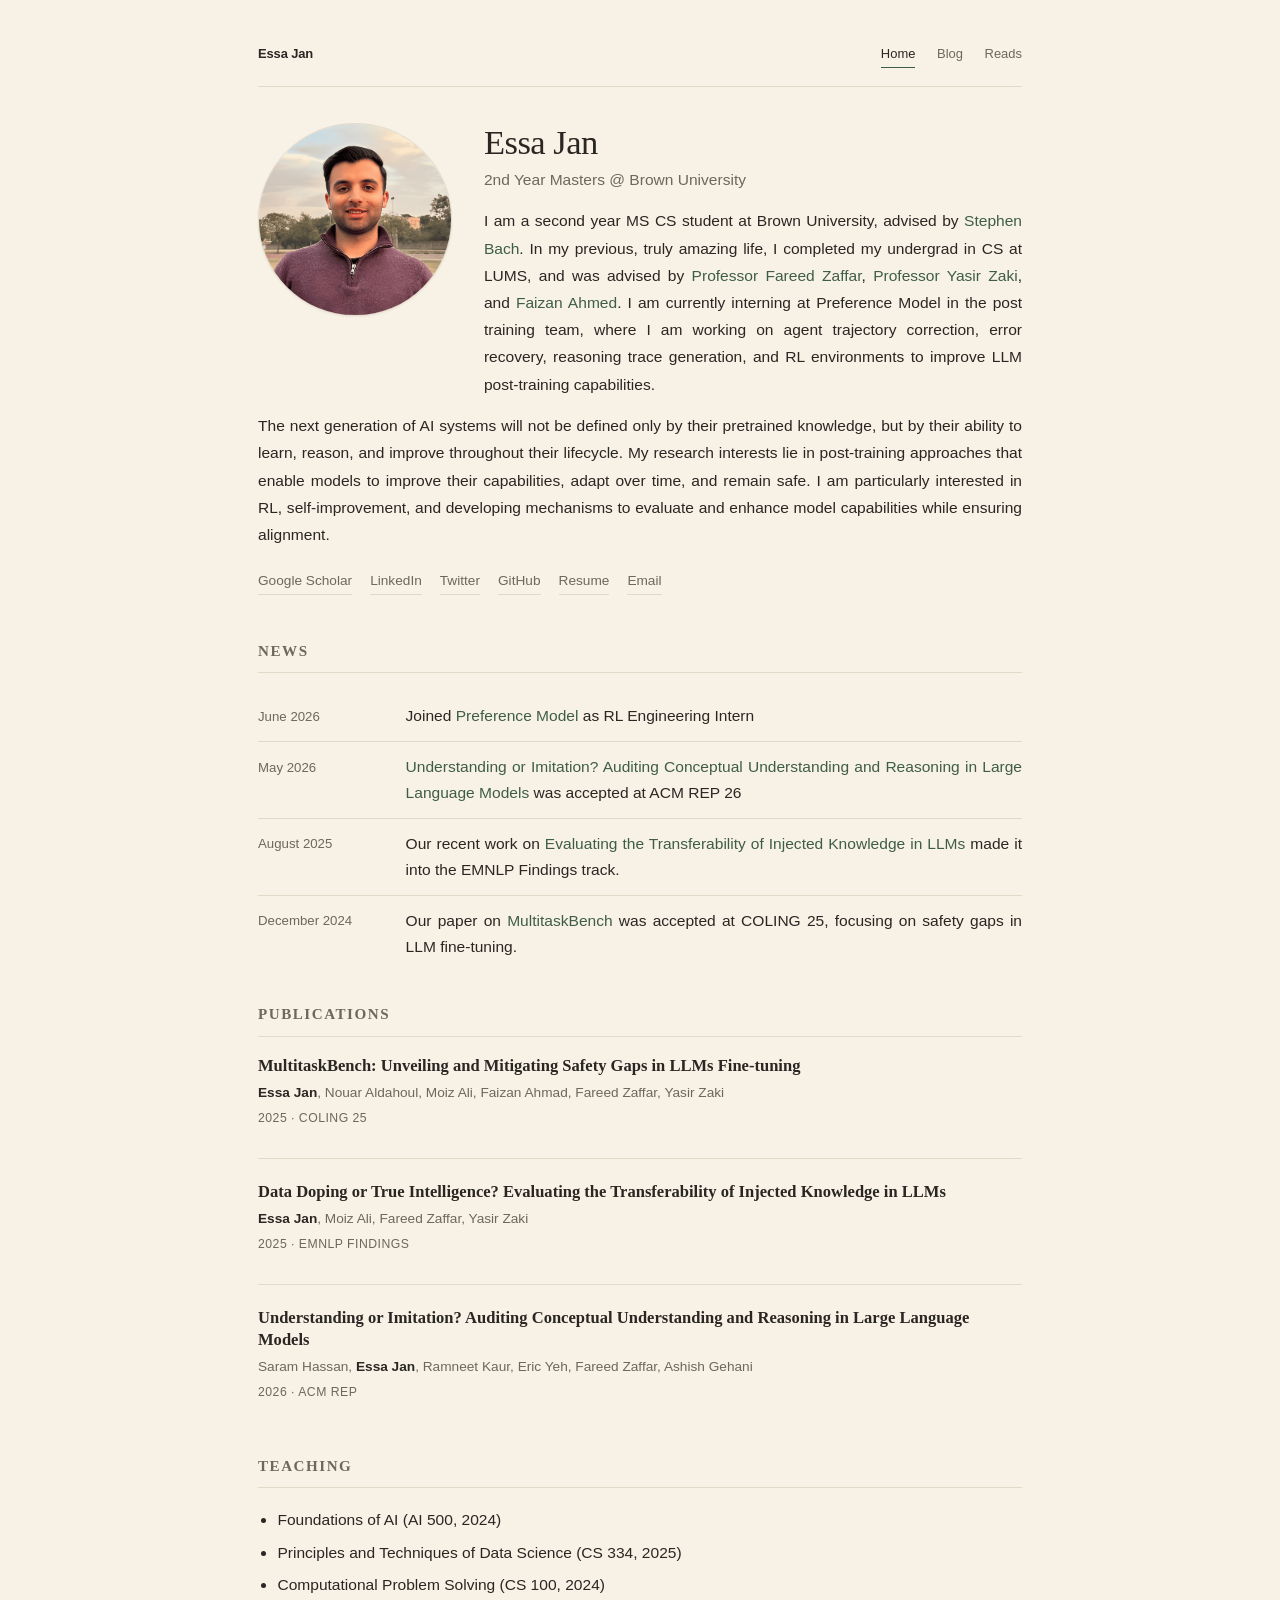
<file: index.html>
<!doctype html>
<html lang="en">
  <head>
    <meta charset="UTF-8" />
    <meta name="viewport" content="width=device-width, initial-scale=1.0" />
    <meta
      name="description"
      content="Essa Jan — MS CS student at Brown University working on post-training, RL, and safe self-improvement for language models."
    />
    <link
      rel="icon"
      type="image/png"
      sizes="32x32"
      href="assets/img/bear.png"
    />
    <link rel="stylesheet" href="assets/css/main.css" />
    <title>Essa Jan</title>
  </head>
  <body>
    <div class="container">
      <nav class="site-nav">
        <a href="index.html" class="brand">Essa Jan</a>
        <a href="index.html" aria-current="page">Home</a>
        <a href="blog.html">Blog</a>
        <a href="reads.html">Reads</a>
      </nav>

      <header class="header-wrapper">
        <div class="header-top">
          <img
            src="assets/img/essa.png"
            alt="Portrait of Essa Jan"
            class="profile-image"
          />
          <div class="header-content">
            <h1 class="name">Essa Jan</h1>
            <p class="title">2nd Year Masters @ Brown University</p>
            <p class="bio">
              I am a second year MS CS student at Brown University, advised by
              <a href="https://cs.brown.edu/people/sbach/">Stephen Bach</a>. In
              my previous, truly amazing life, I completed my undergrad in CS at
              LUMS, and was advised by
              <a href="https://lums.edu.pk/lums_employee/422"
                >Professor Fareed Zaffar</a
              >, <a href="https://yasirzaki.net/">Professor Yasir Zaki</a>, and
              <a
                href="https://scholar.google.com/citations?user=pY62A9UAAAAJ&hl=en"
                >Faizan Ahmed</a
              >. I am currently interning at Preference Model in the post
              training team, where I am working on agent trajectory correction,
              error recovery, reasoning trace generation, and RL environments to
              improve LLM post-training capabilities.
            </p>
          </div>
        </div>

        <p class="bio-research">
          The next generation of AI systems will not be defined only by their
          pretrained knowledge, but by their ability to learn, reason, and
          improve throughout their lifecycle. My research interests lie in
          post-training approaches that enable models to improve their
          capabilities, adapt over time, and remain safe. I am particularly
          interested in RL, self-improvement, and developing mechanisms to
          evaluate and enhance model capabilities while ensuring alignment.
        </p>

        <div class="social-links">
          <a href="https://scholar.google.com/citations?user=PcJjTtEAAAAJ&hl=en"
            >Google Scholar</a
          >
          <a href="https://www.linkedin.com/in/essa-jan">LinkedIn</a>
          <a href="https://x.com/essacheez">Twitter</a>
          <a href="https://github.com/essacheez">GitHub</a>
          <a href="">Resume</a>
          <a href="mailto:essa_jan@brown.edu">Email</a>
        </div>
      </header>

      <section class="section">
        <h2 class="section-title">News</h2>

        <div class="news-item">
          <div class="news-date">June 2026</div>
          <div class="news-content">
            Joined
            <a href="https://www.preferencemodel.com">Preference Model</a>
            as RL Engineering Intern
          </div>
        </div>

        <div class="news-item">
          <div class="news-date">May 2026</div>
          <div class="news-content">
            <a
              href="https://www.csl.sri.com/users/gehani/papers/REP-2026.Potemkin.pdf"
              >Understanding or Imitation? Auditing Conceptual Understanding and
              Reasoning in Large Language Models</a
            >
            was accepted at ACM REP 26
          </div>
        </div>

        <div class="news-item">
          <div class="news-date">August 2025</div>
          <div class="news-content">
            Our recent work on
            <a href="https://arxiv.org/pdf/2505.17140?"
              >Evaluating the Transferability of Injected Knowledge in LLMs</a
            >
            made it into the EMNLP Findings track.
          </div>
        </div>

        <div class="news-item">
          <div class="news-date">December 2024</div>
          <div class="news-content">
            Our paper on
            <a href="https://aclanthology.org/2025.coling-main.606.pdf"
              >MultitaskBench</a
            >
            was accepted at COLING 25, focusing on safety gaps in LLM
            fine-tuning.
          </div>
        </div>
      </section>

      <section class="section">
        <h2 class="section-title">Publications</h2>
        <div class="item-list">
          <article class="item">
            <h3 class="item-title">
              <a href="https://aclanthology.org/2025.coling-main.606.pdf">
                MultitaskBench: Unveiling and Mitigating Safety Gaps in LLMs
                Fine-tuning
              </a>
            </h3>
            <p class="contributors">
              <strong>Essa Jan</strong>, Nouar Aldahoul, Moiz Ali, Faizan Ahmad,
              Fareed Zaffar, Yasir Zaki
            </p>
            <p class="item-meta">2025 · COLING 25</p>
            <p class="item-description">
              Investigated how fine-tuning on downstream tasks affects the
              safety guardrails of large language models. We develop a
              comprehensive benchmark to evaluate safety degradation and the
              robustness of different safety solutions across multiple task
              domains.
            </p>
          </article>

          <article class="item">
            <h3 class="item-title">
              <a href="https://arxiv.org/pdf/2505.17140?">
                Data Doping or True Intelligence? Evaluating the Transferability
                of Injected Knowledge in LLMs
              </a>
            </h3>
            <p class="contributors">
              <strong>Essa Jan</strong>, Moiz Ali, Fareed Zaffar, Yasir Zaki
            </p>
            <p class="item-meta">2025 · EMNLP Findings</p>
            <p class="item-description">
              We evaluate how LLMs internalize and transfer knowledge injected
              during fine-tuning through surface-level and deep comprehension
              tasks. Our study explores whether model size and task demands
              impact the depth and generalizability of learned knowledge.
            </p>
          </article>

          <article class="item">
            <h3 class="item-title">
              <a
                href="https://www.csl.sri.com/users/gehani/papers/REP-2026.Potemkin.pdf"
              >
                Understanding or Imitation? Auditing Conceptual Understanding
                and Reasoning in Large Language Models
              </a>
            </h3>
            <p class="contributors">
              Saram Hassan, <strong>Essa Jan</strong>, Ramneet Kaur, Eric Yeh,
              Fareed Zaffar, Ashish Gehani
            </p>
            <p class="item-meta">2026 · ACM REP</p>
            <p class="item-description">
              We reproduced and extended the "Potemkin Understanding in LLMs"
              paper, which claims that current benchmarks do not correctly
              evaluate LLM understanding and conceptual representation. We reran
              both evaluation techniques mentioned in the paper and extended
              them to smaller, reasoning, and quantized models. The directional
              claims hold, but reported scores are unstable, varying up to 31%
              across identical runs. Reasoning models reduce incoherence
              sharply, suggesting these failures depend on the inference regime,
              not the model class.
            </p>
          </article>
        </div>
      </section>

      <section class="section">
        <h2 class="section-title">Teaching</h2>
        <ul class="plain-list">
          <li>Foundations of AI (AI 500, 2024)</li>
          <li>Principles and Techniques of Data Science (CS 334, 2025)</li>
          <li>Computational Problem Solving (CS 100, 2024)</li>
        </ul>
      </section>
    </div>
  </body>
</html>
</file>
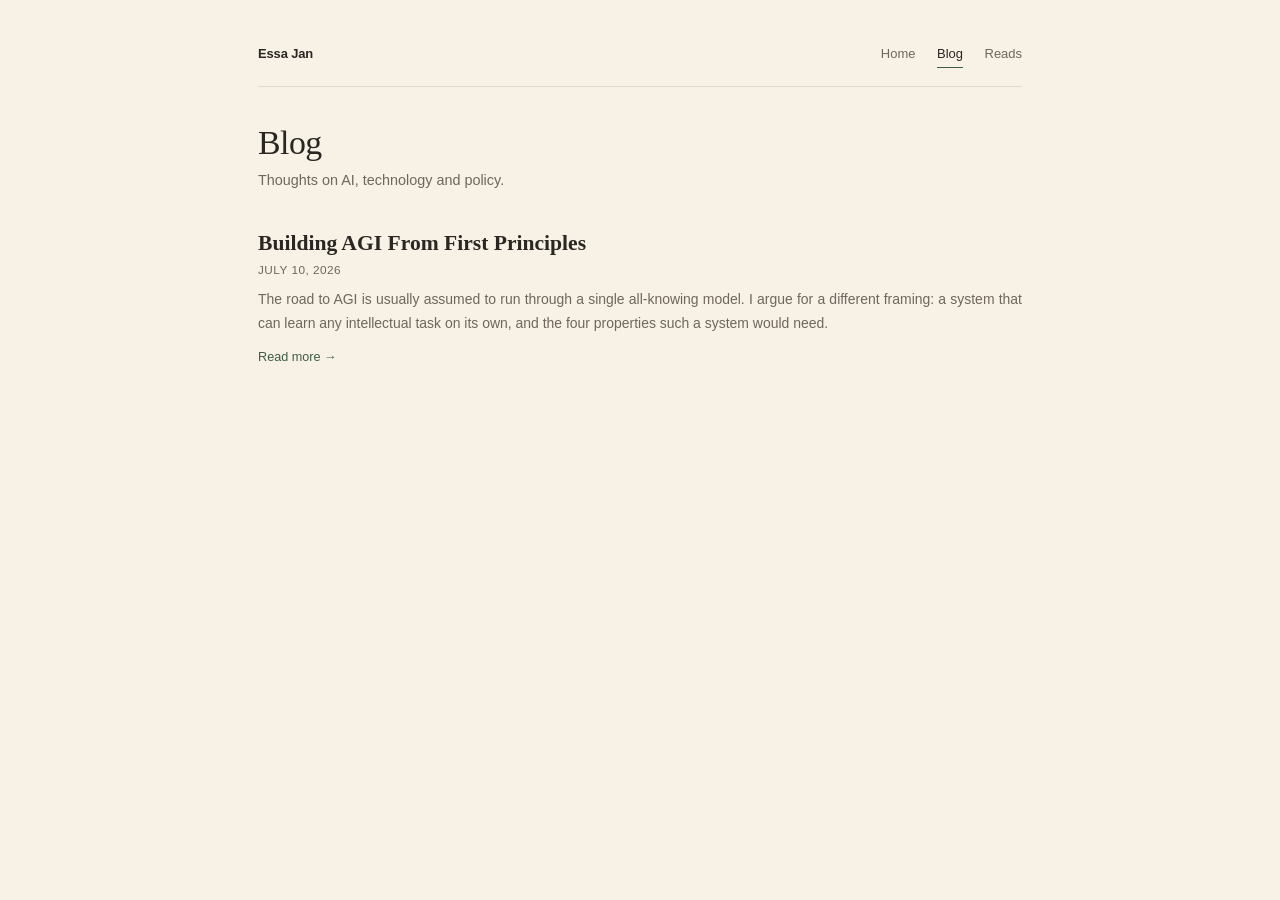
<file: blog.html>
<!doctype html>
<html lang="en">
  <head>
    <meta charset="UTF-8" />
    <meta name="viewport" content="width=device-width, initial-scale=1.0" />
    <meta
      name="description"
      content="Essa Jan — writing on AI, research and policy."
    />
    <link
      rel="icon"
      type="image/png"
      sizes="32x32"
      href="assets/img/bear.png"
    />
    <link rel="stylesheet" href="assets/css/main.css" />
    <title>Essa Jan</title>
  </head>
  <body>
    <div class="container">
      <nav class="site-nav">
        <a href="index.html" class="brand">Essa Jan</a>
        <a href="index.html">Home</a>
        <a href="blog.html" aria-current="page">Blog</a>
        <a href="reads.html">Reads</a>
      </nav>

      <header class="page-header">
        <h1>Blog</h1>
        <p class="tagline">Thoughts on AI, technology and policy.</p>
      </header>

      <main id="post-list">
        <p class="empty-state">Loading posts…</p>
      </main>
    </div>

    <script src="assets/js/site.js"></script>
  </body>
</html>
</file>
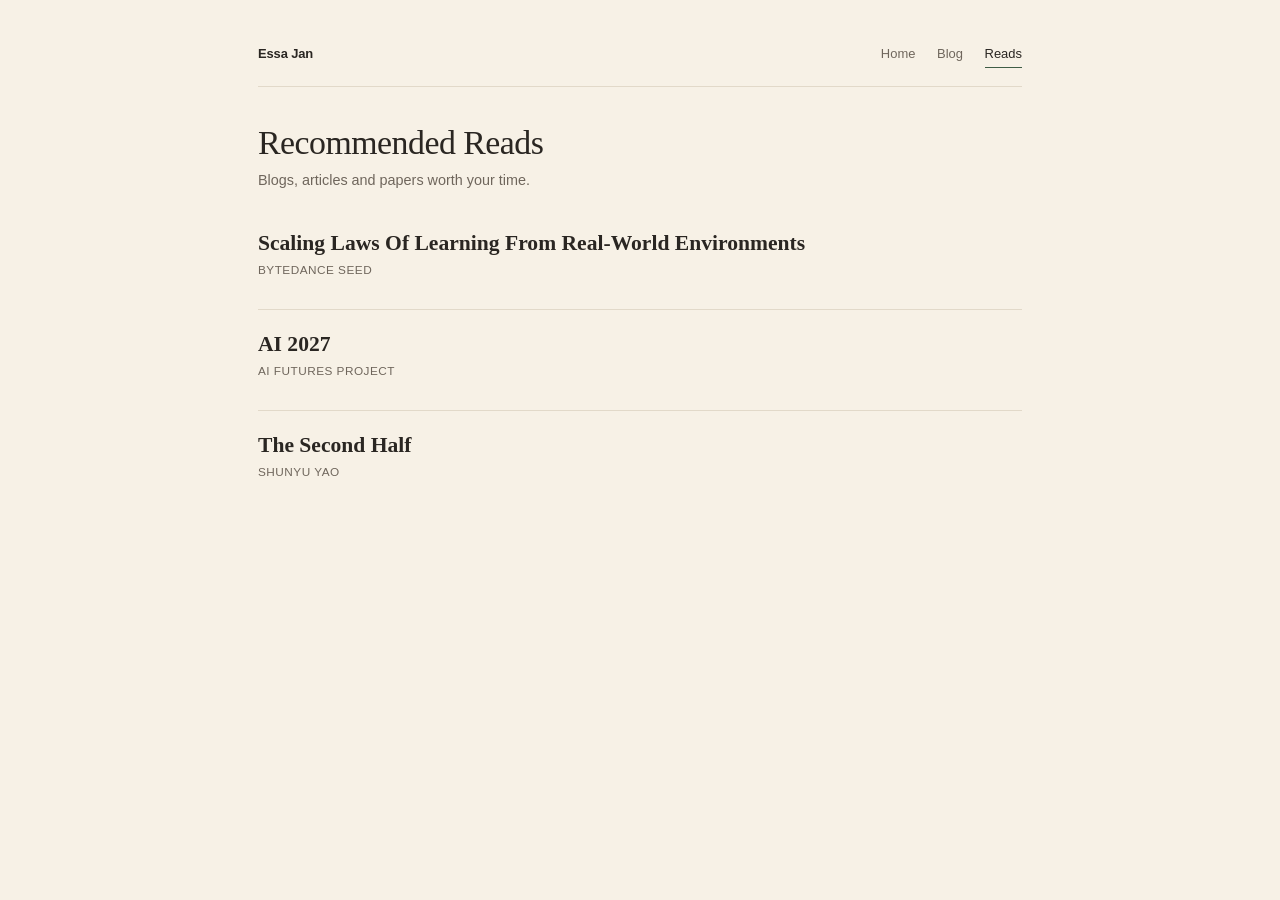
<file: reads.html>
<!doctype html>
<html lang="en">
  <head>
    <meta charset="UTF-8" />
    <meta name="viewport" content="width=device-width, initial-scale=1.0" />
    <meta
      name="description"
      content="Blogs, articles and papers Essa Jan recommends."
    />
    <link
      rel="icon"
      type="image/png"
      sizes="32x32"
      href="assets/img/bear.png"
    />
    <link rel="stylesheet" href="assets/css/main.css" />
    <title>Essa Jan</title>
  </head>
  <body>
    <div class="container">
      <nav class="site-nav">
        <a href="index.html" class="brand">Essa Jan</a>
        <a href="index.html">Home</a>
        <a href="blog.html">Blog</a>
        <a href="reads.html" aria-current="page">Reads</a>
      </nav>

      <header class="page-header">
        <h1>Recommended Reads</h1>
        <p class="tagline">Blogs, articles and papers worth your time.</p>
      </header>

      <main id="reads-list">
        <p class="empty-state">Loading…</p>
      </main>
    </div>

    <script src="assets/js/site.js"></script>
  </body>
</html>
</file>
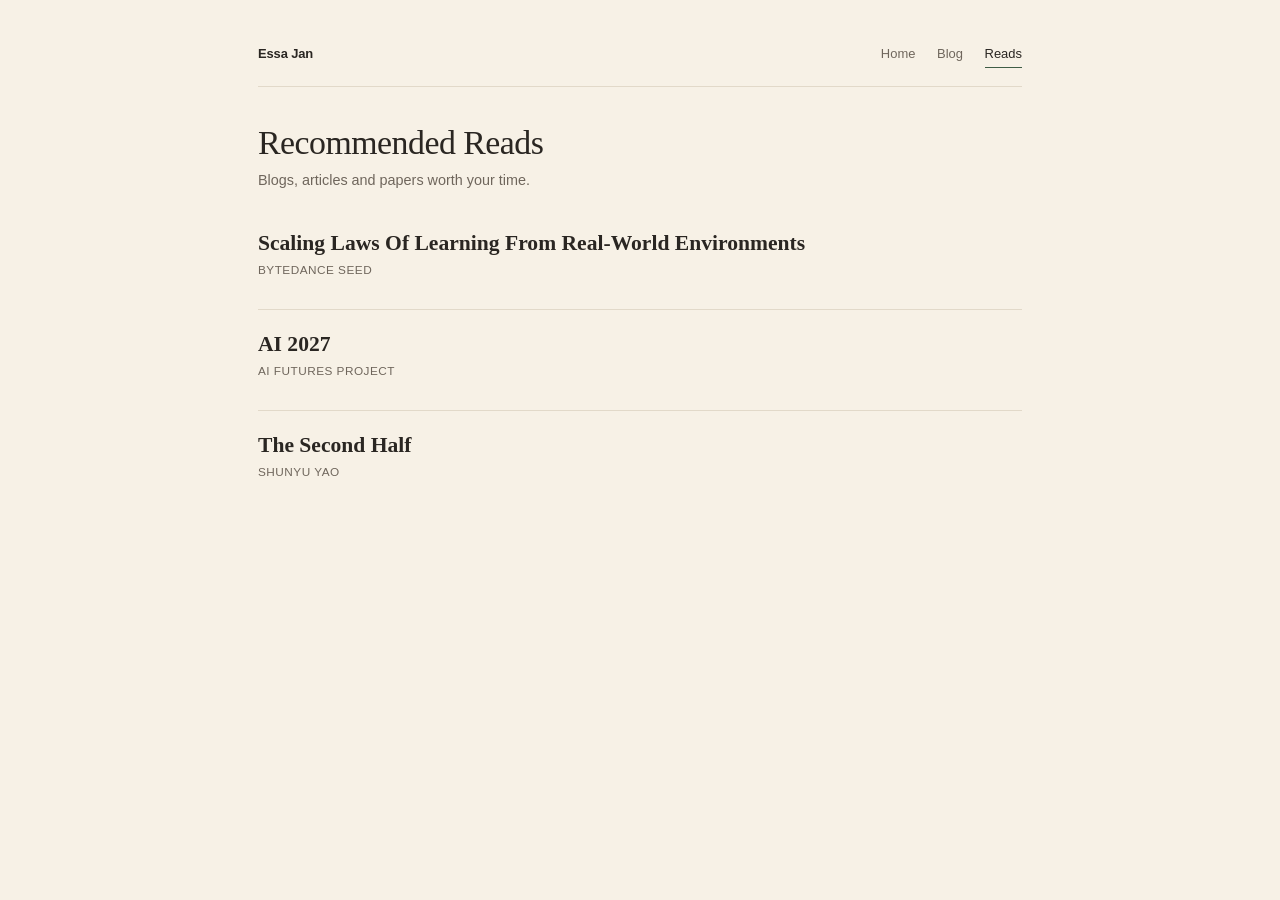
<file: recommended_reads.html>
<!DOCTYPE html>
<html lang="en">
  <head>
    <meta charset="UTF-8" />
    <meta http-equiv="refresh" content="0; url=reads.html" />
    <link rel="canonical" href="reads.html" />
    <title>Recommended Reads — Essa Jan</title>
  </head>
  <body>
    <p>This page has moved to <a href="reads.html">reads.html</a>.</p>
  </body>
</html>
</file>
<file: assets/css/main.css>
/* ==========================================================================
   Essa Jan — site styles
   Single stylesheet shared by every page.
   ========================================================================== */

:root {
  --bg: #f7f1e6;
  --surface: #fbf7f0;
  --text: #2a2622;
  --text-secondary: #6f665c;
  --accent: #3f5d45;
  --accent-hover: #2f4634;
  --border: #e2d9c9;
  --hover: #f1e9db;

  --measure: 800px;
  --font-sans:
    ui-sans-serif, -apple-system, BlinkMacSystemFont, "Segoe UI", Roboto,
    "Helvetica Neue", Arial, sans-serif;
  --font-serif:
    "Iowan Old Style", "Palatino Linotype", Palatino, Georgia,
    "Times New Roman", serif;
  --font-mono:
    ui-monospace, SFMono-Regular, "SF Mono", Menlo, Consolas, monospace;
}

* {
  margin: 0;
  padding: 0;
  box-sizing: border-box;
}

html {
  -webkit-text-size-adjust: 100%;
  /* Single base size for every screen — no wide-screen step-ups, so what you
     see locally is exactly what ships. 14.4px is 90% of the browser's 16px
     default, which bakes in the 90%-zoom look at 100% zoom. Every other size
     is in rem, so this one value rescales the whole design; --measure below
     controls the column width independently. */
  font-size: 14.4px;
}

body {
  font-family: var(--font-sans);
  background-color: var(--bg);
  color: var(--text);
  line-height: 1.65;
  -webkit-font-smoothing: antialiased;
  text-rendering: optimizeLegibility;
}

img {
  max-width: 100%;
}

/* Justified body copy across every page. Hyphenation is what keeps the
   ragged gaps ("rivers") out of a justified column, especially on mobile. */
.bio,
.bio-research,
.news-content,
.item-description,
.post-list-excerpt,
.prose p,
.prose li,
.prose blockquote {
  text-align: justify;
  hyphens: auto;
  -webkit-hyphens: auto;
}

/* Reference entries and code stay ragged-right — justifying a citation or a
   code line stretches it into nonsense. */
.prose .references-item,
.prose pre,
.prose pre code {
  text-align: left;
  hyphens: none;
  -webkit-hyphens: none;
}

a {
  color: var(--accent);
  text-decoration: none;
}

a:hover {
  color: var(--accent-hover);
  text-decoration: underline;
  text-underline-offset: 2px;
}

:focus-visible {
  outline: 2px solid var(--accent);
  outline-offset: 3px;
  border-radius: 2px;
}

.container {
  max-width: var(--measure);
  margin: 0 auto;
  padding: 3rem 1.25rem 4rem;
}

/* --------------------------------------------------------------------------
   Site navigation (every page)
   -------------------------------------------------------------------------- */

.site-nav {
  display: flex;
  align-items: center;
  gap: 1.5rem;
  padding-bottom: 1.25rem;
  margin-bottom: 2.5rem;
  border-bottom: 1px solid var(--border);
  font-size: 0.9rem;
}

.site-nav .brand {
  font-weight: 600;
  letter-spacing: -0.01em;
  color: var(--text);
  margin-right: auto;
}

.site-nav .brand:hover {
  color: var(--accent);
  text-decoration: none;
}

.site-nav a {
  color: var(--text-secondary);
  padding-bottom: 2px;
  border-bottom: 1px solid transparent;
  transition:
    color 0.15s ease,
    border-color 0.15s ease;
}

.site-nav a:hover {
  color: var(--accent);
  text-decoration: none;
  border-bottom-color: var(--accent);
}

.site-nav a[aria-current="page"] {
  color: var(--text);
  border-bottom-color: var(--accent);
}

/* --------------------------------------------------------------------------
   Home — header
   -------------------------------------------------------------------------- */

.header-wrapper {
  margin-bottom: 3rem;
}

.header-top {
  display: flex;
  align-items: flex-start;
  gap: 2.25rem;
  margin-bottom: 1rem;
}

.profile-image {
  width: 13.44rem;
  height: 13.44rem;
  border-radius: 50%;
  object-fit: cover;
  flex-shrink: 0;
  border: 1px solid var(--border);
  box-shadow: 0 1px 2px rgba(42, 38, 34, 0.06);
}

.header-content {
  flex: 1;
  min-width: 0;
}

.name {
  font-family: var(--font-serif);
  font-size: 2.4rem;
  font-weight: 400;
  letter-spacing: -0.015em;
  line-height: 1.15;
  margin-bottom: 0.35rem;
}

.title {
  font-size: 1.08rem;
  color: var(--text-secondary);
  margin-bottom: 1rem;
}

.bio,
.bio-research {
  font-size: 1.08rem;
  line-height: 1.75;
  margin-bottom: 1rem;
}

.bio {
  margin-bottom: 0;
}

.bio-research {
  margin-bottom: 1.5rem;
}

.bio-research:last-child {
  margin-bottom: 0;
}

.social-links {
  display: flex;
  gap: 1.25rem;
  align-items: center;
  flex-wrap: wrap;
  font-size: 0.95rem;
}

.social-links a {
  color: var(--text-secondary);
  padding-bottom: 2px;
  border-bottom: 1px solid var(--border);
  transition:
    color 0.15s ease,
    border-color 0.15s ease;
}

.social-links a:hover {
  color: var(--accent);
  border-bottom-color: var(--accent);
  text-decoration: none;
}

/* --------------------------------------------------------------------------
   Sections
   -------------------------------------------------------------------------- */

.section {
  margin-bottom: 3rem;
}

.section:last-child {
  margin-bottom: 0;
}

.section-title {
  font-family: var(--font-serif);
  font-size: 1.05rem;
  font-weight: 600;
  letter-spacing: 0.1em;
  text-transform: uppercase;
  color: var(--text-secondary);
  margin-bottom: 1.25rem;
  padding-bottom: 0.6rem;
  border-bottom: 1px solid var(--border);
}

/* News */

.news-item {
  display: flex;
  gap: 1.5rem;
  padding: 0.85rem 0;
  border-bottom: 1px solid var(--border);
}

.news-item:last-child {
  border-bottom: none;
  padding-bottom: 0;
}

.news-date {
  color: var(--text-secondary);
  font-size: 0.92rem;
  min-width: 8.75rem;
  flex-shrink: 0;
  padding-top: 0.15rem;
  font-variant-numeric: tabular-nums;
}

.news-content {
  flex: 1;
  font-size: 1.08rem;
}

/* Research list */

.item-list {
  display: flex;
  flex-direction: column;
}

.item {
  padding: 1.5rem 0;
  border-bottom: 1px solid var(--border);
}

.item:first-child {
  padding-top: 0;
}

.item:last-child {
  border-bottom: none;
  padding-bottom: 0;
}

.item-title {
  font-family: var(--font-serif);
  font-size: 1.15rem;
  font-weight: 600;
  line-height: 1.35;
  margin-bottom: 0.35rem;
}

.item-title a {
  color: var(--text);
}

.item-title a:hover {
  color: var(--accent);
}

.contributors {
  font-size: 0.95rem;
  color: var(--text-secondary);
  margin-bottom: 0.2rem;
}

.contributors strong {
  color: var(--text);
  font-weight: 600;
}

.item-meta {
  font-size: 0.85rem;
  color: var(--text-secondary);
  letter-spacing: 0.04em;
  text-transform: uppercase;
  margin-bottom: 0.6rem;
}

.item-description {
  font-size: 1.08rem;
  line-height: 1.7;
  color: var(--text-secondary);
}

/* Abstracts stay collapsed until the item is hovered (or focused via the
   keyboard). Wrapped in (hover: hover) so touch devices — which have no hover
   state to reveal it with — always show the text. */
@media (hover: hover) {
  .item-description {
    max-height: 0;
    opacity: 0;
    overflow: hidden;
    transition:
      max-height 0.3s ease,
      opacity 0.2s ease;
  }

  .item:hover .item-description,
  .item:focus-within .item-description {
    max-height: 30rem;
    opacity: 1;
  }
}

@media (prefers-reduced-motion: reduce) {
  .item-description {
    transition: none;
  }
}

/* Plain bulleted list at body size — no rules between items, no bold. */
.plain-list {
  padding-left: 1.35rem;
  font-size: 1.08rem;
  line-height: 1.75;
}

.plain-list li + li {
  margin-top: 0.35rem;
}

/* --------------------------------------------------------------------------
   Page header (blog, reads, post)
   -------------------------------------------------------------------------- */

.page-header {
  margin-bottom: 2.5rem;
}

.page-header h1 {
  font-family: var(--font-serif);
  font-size: 2.35rem;
  font-weight: 400;
  letter-spacing: -0.015em;
  line-height: 1.2;
  margin-bottom: 0.4rem;
}

.page-header .tagline {
  color: var(--text-secondary);
  font-size: 1rem;
}

/* --------------------------------------------------------------------------
   Post / read listings
   -------------------------------------------------------------------------- */

.post-list {
  display: flex;
  flex-direction: column;
}

.post-list-item {
  padding: 1.4rem 0;
  border-bottom: 1px solid var(--border);
}

.post-list-item:first-child {
  padding-top: 0;
}

.post-list-item:last-child {
  border-bottom: none;
}

.post-list-title {
  font-family: var(--font-serif);
  font-size: 1.5rem;
  font-weight: 600;
  line-height: 1.3;
  margin-bottom: 0.3rem;
}

.post-list-title a {
  color: var(--text);
}

.post-list-title a:hover {
  color: var(--accent);
}

.post-list-meta {
  font-size: 0.82rem;
  color: var(--text-secondary);
  letter-spacing: 0.04em;
  text-transform: uppercase;
  margin-bottom: 0.55rem;
}

.post-list-excerpt {
  font-size: 0.97rem;
  line-height: 1.7;
  color: var(--text-secondary);
  margin-bottom: 0.6rem;
}

.read-more {
  font-size: 0.88rem;
  font-weight: 500;
}

.empty-state,
.error-state {
  color: var(--text-secondary);
  font-size: 0.95rem;
  padding: 0.5rem 0;
}

.error-state code {
  font-family: var(--font-mono);
  font-size: 0.85em;
  background: var(--hover);
  padding: 0.1em 0.4em;
  border-radius: 3px;
}

/* --------------------------------------------------------------------------
   Single post — long-form prose
   -------------------------------------------------------------------------- */

.post-header {
  margin-bottom: 2.25rem;
  padding-bottom: 1.5rem;
  border-bottom: 1px solid var(--border);
}

.post-header h1 {
  font-family: var(--font-serif);
  font-size: 2.6rem;
  font-weight: 400;
  letter-spacing: -0.02em;
  line-height: 1.2;
  margin-bottom: 0.6rem;
}

.post-header .post-meta {
  font-size: 0.85rem;
  color: var(--text-secondary);
  letter-spacing: 0.04em;
  text-transform: uppercase;
}

.prose {
  font-family: var(--font-serif);
  font-size: 1.08rem;
  line-height: 1.8;
}

.prose > * + * {
  margin-top: 1.25rem;
}

.prose h2 {
  font-size: 1.75rem;
  font-weight: 600;
  line-height: 1.3;
  margin-top: 2.5rem;
  letter-spacing: -0.01em;
}

.prose h3 {
  font-size: 1.38rem;
  font-weight: 600;
  margin-top: 2rem;
}

.prose ul,
.prose ol {
  padding-left: 1.4rem;
}

.prose li + li {
  margin-top: 0.4rem;
}

.prose blockquote {
  border-left: 2px solid var(--accent);
  padding-left: 1.1rem;
  color: var(--text-secondary);
  font-style: italic;
}

.prose img {
  display: block;
  border-radius: 3px;
  border: 1px solid var(--border);
}

/* Reference entries read as one block, so they sit tighter than body
   paragraphs. Tagged in site.js by the heading they follow. */
.prose .references-item {
  margin-top: 0.35rem;
}

.prose hr {
  border: none;
  border-top: 1px solid var(--border);
  margin: 2.5rem 0;
}

.prose code {
  font-family: var(--font-mono);
  font-size: 0.85em;
  background: var(--hover);
  padding: 0.15em 0.4em;
  border-radius: 3px;
}

.prose pre {
  background: var(--surface);
  border: 1px solid var(--border);
  border-radius: 4px;
  padding: 1rem 1.1rem;
  overflow-x: auto;
  line-height: 1.55;
}

.prose pre code {
  background: none;
  padding: 0;
  font-size: 0.85rem;
}

.prose table {
  width: 100%;
  border-collapse: collapse;
  font-family: var(--font-sans);
  font-size: 0.92rem;
}

.prose th,
.prose td {
  border-bottom: 1px solid var(--border);
  padding: 0.55rem 0.75rem;
  text-align: left;
}

.prose th {
  font-weight: 600;
  border-bottom-color: var(--text-secondary);
}

.table-scroll {
  overflow-x: auto;
}

.post-footer {
  margin-top: 3rem;
  padding-top: 1.5rem;
  border-top: 1px solid var(--border);
  font-size: 0.9rem;
}

/* --------------------------------------------------------------------------
   Mobile
   -------------------------------------------------------------------------- */

@media (max-width: 720px) {
  .container {
    padding: 2rem 1.1rem 3rem;
  }

  .site-nav {
    gap: 0.9rem;
    flex-wrap: wrap;
    font-size: 0.85rem;
  }

  /* Brand keeps its row with the links; wrapping is the fallback, not the
     default, so the three page links only drop when they genuinely can't fit. */
  .site-nav .brand {
    font-size: 0.9rem;
    white-space: nowrap;
  }

  .site-nav a {
    white-space: nowrap;
  }

  .header-top {
    flex-direction: column;
    align-items: center;
    text-align: center;
    gap: 1.5rem;
  }

  .profile-image {
    width: 10.63rem;
    height: 10.63rem;
  }

  .name {
    font-size: 2rem;
  }

  .social-links {
    justify-content: center;
  }

  .news-item {
    flex-direction: column;
    gap: 0.25rem;
  }

  .news-date {
    min-width: auto;
  }

  .page-header h1,
  .post-header h1 {
    font-size: 1.95rem;
  }
}

@media print {
  .site-nav,
  .post-footer {
    display: none;
  }

  body {
    background: #fff;
  }
}
</file>
